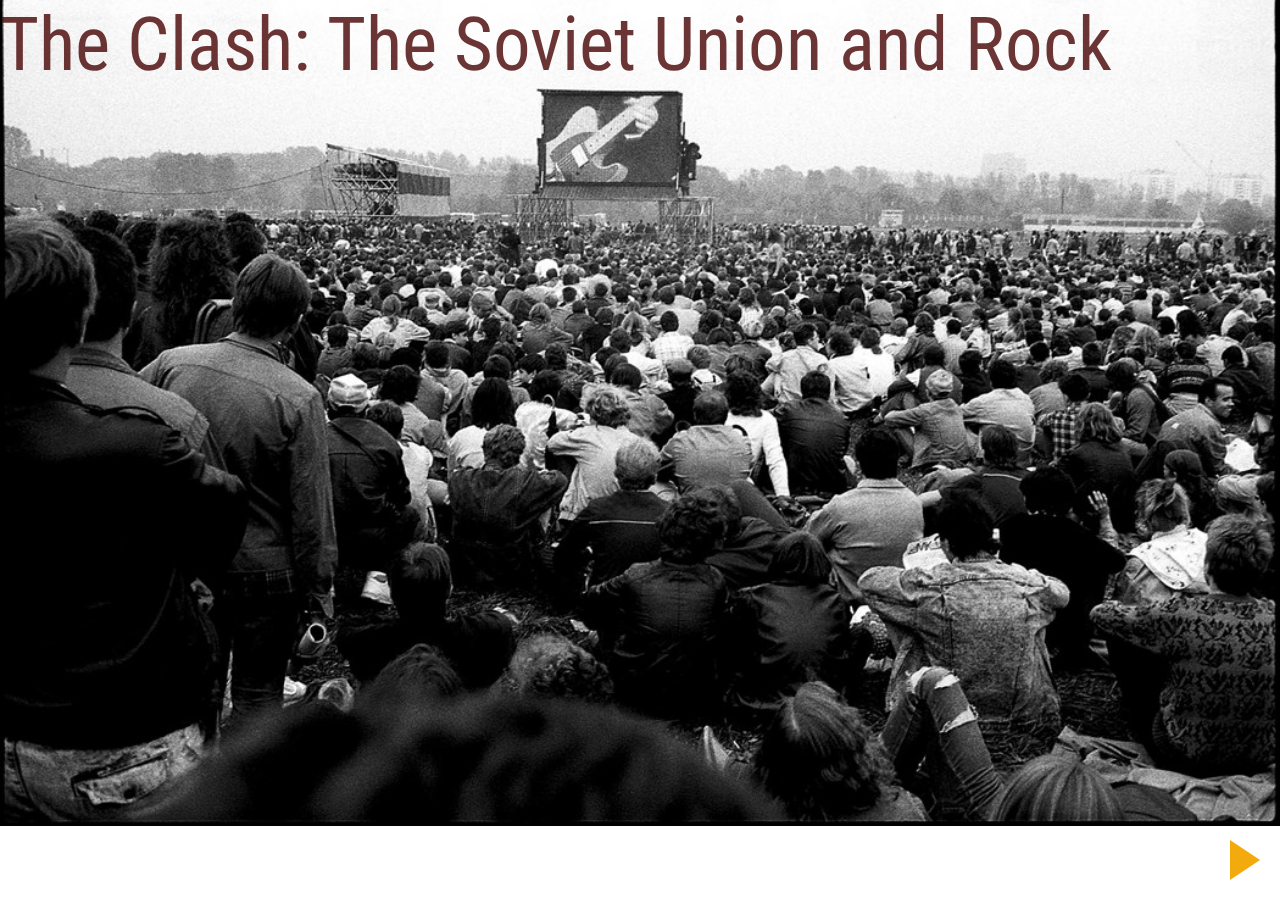
<file: index.html>
<!DOCTYPE html>
<html lang="en">
<head>
    <meta charset="UTF-8">
    <meta name="viewport" content="width=device-width, initial-scale=1.0">
    <title>The Clash: The Soviet Union and Rock</title>
    <link rel="stylesheet" href="styles.css">
    <link rel="preconnect" href="https://fonts.googleapis.com">
    <link rel="preconnect" href="https://fonts.gstatic.com" crossorigin>
    <link href="https://fonts.googleapis.com/css2?family=Roboto+Condensed:ital,wght@0,100..900;1,100..900&display=swap" rel="stylesheet">
    <script src="fadeNavigation.js"></script>

</head>
<body class="intro-screen">
    <div class="screen">
        <span class="header">The Clash: The Soviet Union and Rock</span>
            <a href="screen1.html">
                <img class="arrow-right">
            </a>
    </div>
</body>
</html>
</file>
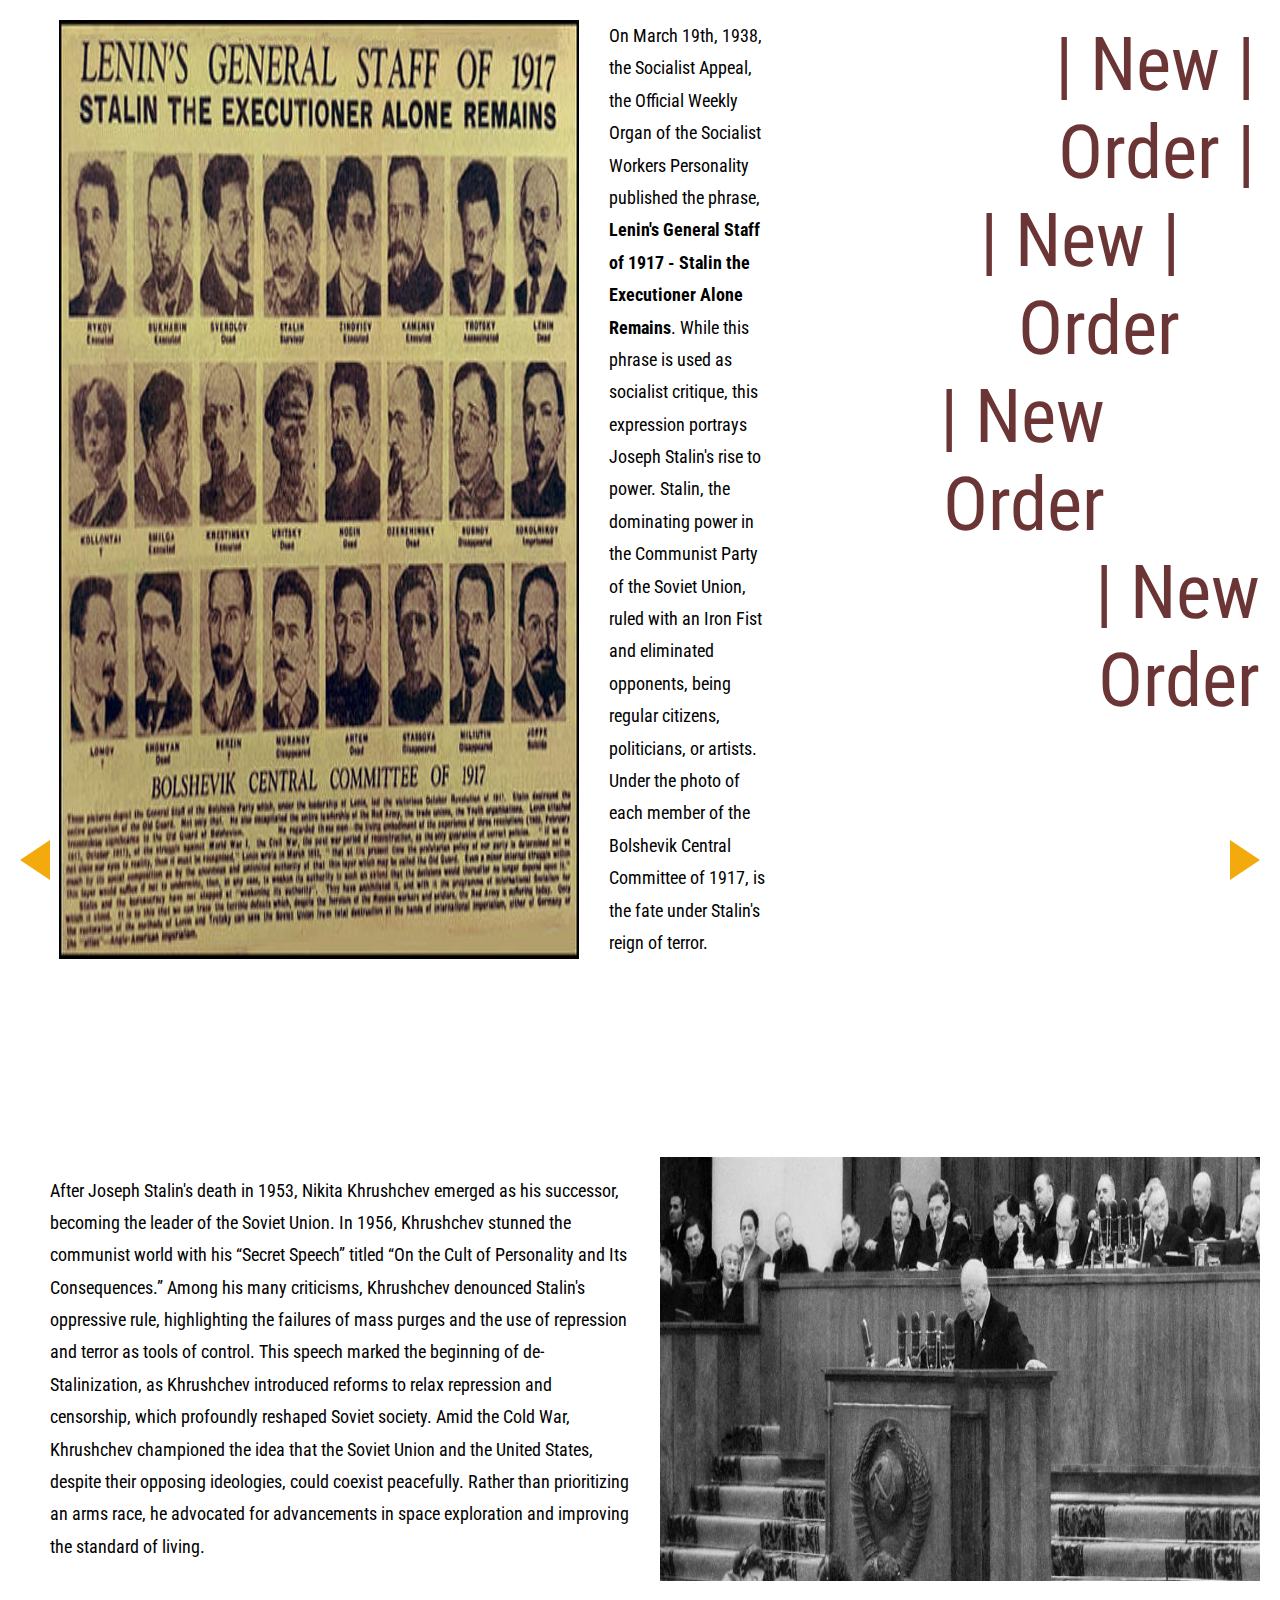
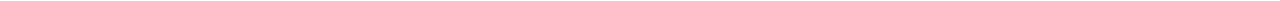
<file: screen1.html>
<!DOCTYPE html>
<html lang="en">
<head>
  <meta charset="UTF-8">
  <meta name="viewport" content="width=device-width, initial-scale=1.0">
  <title>New Order</title>

  <!-- External CSS -->
  <link rel="stylesheet" href="styles.css">

  <!-- Fonts -->
  <link rel="preconnect" href="https://fonts.googleapis.com">
  <link rel="preconnect" href="https://fonts.gstatic.com" crossorigin>
  <link href="https://fonts.googleapis.com/css2?family=Roboto+Condensed:wght@100..900&display=swap" rel="stylesheet">
  <script src="fadeNavigation.js"></script>

</head>
<body>
  <div class="combine">
    <!-- Content Section -->
    <div style="display: block;">
      <div style="display: flex; margin-bottom: 20%;"> 
        <img src="./images/stalin-victims.jpg" alt="Khrushchev Secret Speech" style="margin-left: 5%;">
        <div class="content-section">
            On March 19th, 1938, the Socialist Appeal, the Official Weekly Organ of the Socialist Workers Personality
            published the phrase, <b>Lenin's General Staff of 1917 - Stalin the Executioner Alone Remains</b>. While this phrase
            is used as socialist critique, this expression portrays Joseph Stalin's rise to power. Stalin, the dominating
            power in the Communist Party of the Soviet Union, ruled with an Iron Fist and eliminated opponents, being regular citizens, politicians, or artists.
            Under the photo of each member of the Bolshevik Central Committee of 1917, is the fate under Stalin's 
            reign of terror.
        </div>
      </div>
    </div>

    <!-- Additional Content -->
    <div class="container">
        <span class="alt-header" style="width: 325px;"> | New |  Order |</span>
        <span class="alt-header" style="width: 250px;">| New | Order</span>
        <span class="alt-header" style="width: 175px;">| New Order</span>
        <span class="alt-header" style="width: 330px;">| New Order</span>
    </div>
  </div>

  <div class="combine">
    <div style="display: flex;">
        <div class="content-section">
          <p>
            After Joseph Stalin's death in 1953, Nikita Khrushchev emerged as his successor, becoming the leader of the Soviet Union. In 1956, Khrushchev stunned the communist world with his “Secret Speech” titled “On the Cult of Personality and Its Consequences.” Among his many criticisms, Khrushchev denounced Stalin's oppressive rule, highlighting the failures of mass purges and the use of repression and terror as tools of control. This speech marked the beginning of de-Stalinization, as Khrushchev introduced reforms to relax repression and censorship, which profoundly reshaped Soviet society.
            Amid the Cold War, Khrushchev championed the idea that the Soviet Union and the United States, despite their opposing ideologies, could coexist peacefully. Rather than prioritizing an arms race, he advocated for advancements in space exploration and improving the standard of living.
          </p>
        </div>
        <img src="./images/khrushchev-secret-speech.jpg" alt="Khrushchev Secret Speech" style="width: 600px; height: auto;">
       </div>
  </div>

  <div class="footer">
    <a href="index.html">
        <div class="arrow-left"></div>
    </a>
    <a href="screen2.html" class="arrow right">
        <div class="arrow-right"></div>
    </a>
  </div>

</body>
</html>
</file>
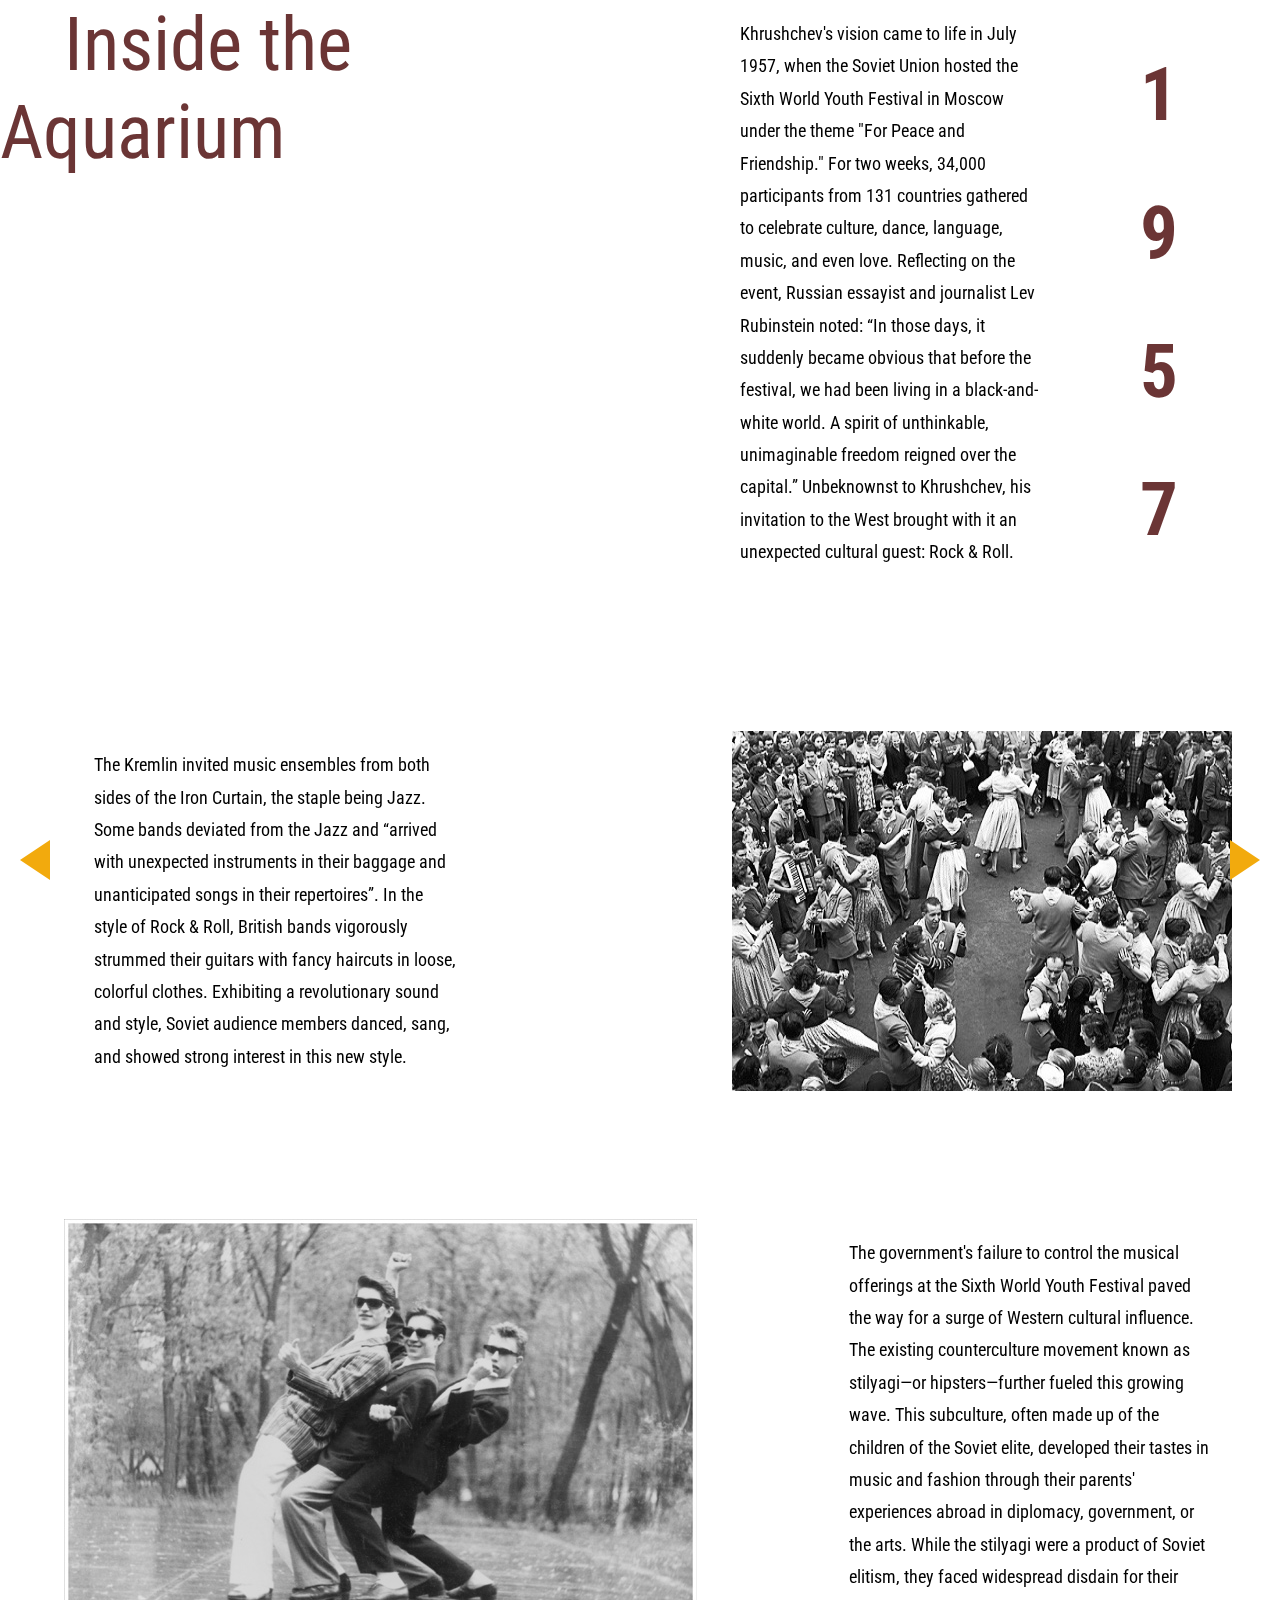
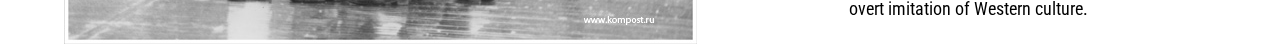
<file: screen2.html>
<!DOCTYPE html>
<html lang="en">
<head>
    <meta charset="UTF-8">
    <meta name="viewport" content="width=device-width, initial-scale=1.0">
    <title>Inside the Aqarium</title>
    <link rel="stylesheet" href="styles.css">
    <link rel="preconnect" href="https://fonts.googleapis.com">
    <link rel="preconnect" href="https://fonts.gstatic.com" crossorigin>
    <link href="https://fonts.googleapis.com/css2?family=Roboto+Condensed:ital,wght@0,100..900;1,100..900&display=swap" rel="stylesheet">
    <script src="fadeNavigation.js"></script>
</head>

<body>
    <div style="display: flex;">
        <div style="display: block; width: 50%;">
            <span class="header" style="margin-left: 10%; margin-top: 15%;">Inside the Aquarium</span>
            <iframe style="margin-left: 12.5%; margin-top: 5%;" width="530" height="315" src="https://www.youtube.com/embed/EhpYPhQm6h0?si=MApNmsg3TGwztHi6&amp;controls=0" title="YouTube video player" frameborder="0" allow="accelerometer; autoplay; clipboard-write; encrypted-media; gyroscope; picture-in-picture; web-share" referrerpolicy="strict-origin-when-cross-origin" allowfullscreen></iframe>
        </div>
        <div style="display: flex;">
            <div style="line-height: 1.8; font-size: 18px; margin-left: 100px; width: 300px;">
                <p>Khrushchev's vision came to life in July 1957, when the Soviet Union hosted the Sixth World Youth Festival in Moscow under
                     the theme "For Peace and Friendship." For two weeks, 34,000 participants from 131 countries gathered to celebrate culture,
                      dance, language, music, and even love. Reflecting on the event, Russian essayist and journalist Lev Rubinstein noted: 
                      “In those days, it suddenly became obvious that before the festival, we had been living in a black-and-white world. 
                      A spirit of unthinkable, unimaginable freedom reigned over the capital.” Unbeknownst to Khrushchev, his invitation to the West 
                      brought with it an unexpected cultural guest: Rock & Roll. 
            </div>
            <div style="display: block; margin-left: 100px;">
                <h1 style=" font-size: 75px; color: rgba(72, 5, 5, 0.809);">1</h1>
                <h1 style=" font-size: 75px; color: rgba(72, 5, 5, 0.809);">9</h1>
                <h1 style=" font-size: 75px; color: rgba(72, 5, 5, 0.809);">5</h1>
                <h1 style=" font-size: 75px; color: rgba(72, 5, 5, 0.809);">7</h1>
            </div>
        </div>
            
    </div>

    <div style="display: flex; gap: 20%; margin-left: 5%; margin-top: 10%;">
        <div class="content-section" style="width: 30%;">
            <p>The Kremlin invited music ensembles from both sides of the Iron Curtain, the staple being Jazz. Some bands deviated from the Jazz and 
                “arrived with unexpected instruments in their baggage and unanticipated songs in their repertoires”. In the style of Rock & Roll, British 
                bands vigorously strummed their guitars with fancy haircuts in loose, colorful clothes. Exhibiting a revolutionary sound and style, Soviet 
                audience members danced, sang, and showed strong interest in this new style.
            </p>
        </div>
        <img src="./images/dancing.jpg" alt="">    
    </div>




    <div style="display: flex; gap: 10%; margin-left: 5%; margin-top: 10%;">
        <img src="./images/stilyagi.jpg" alt="">
        <div class="content-section" style="width: 30%;">
            <p>
                The government's failure to control the musical offerings at the Sixth World Youth Festival paved the way for a surge of Western cultural influence.
                The existing counterculture movement known as stilyagi—or hipsters—further fueled this growing wave. This subculture, often made up of the children 
                of the Soviet elite, developed their tastes in music and fashion through their parents' experiences abroad in diplomacy, government, or the arts. 
                While the stilyagi were a product of Soviet elitism, they faced widespread disdain for their overt imitation of Western culture.
            </p>
        </div>
    </div>


    <div class="footer">
        <a href="screen1.html">
            <div class="arrow-left"></div>
        </a>
        <a href="screen3.html" class="arrow right">
            <div class="arrow-right"></div>
        </a>
      </div>
</body>
</html>
</file>
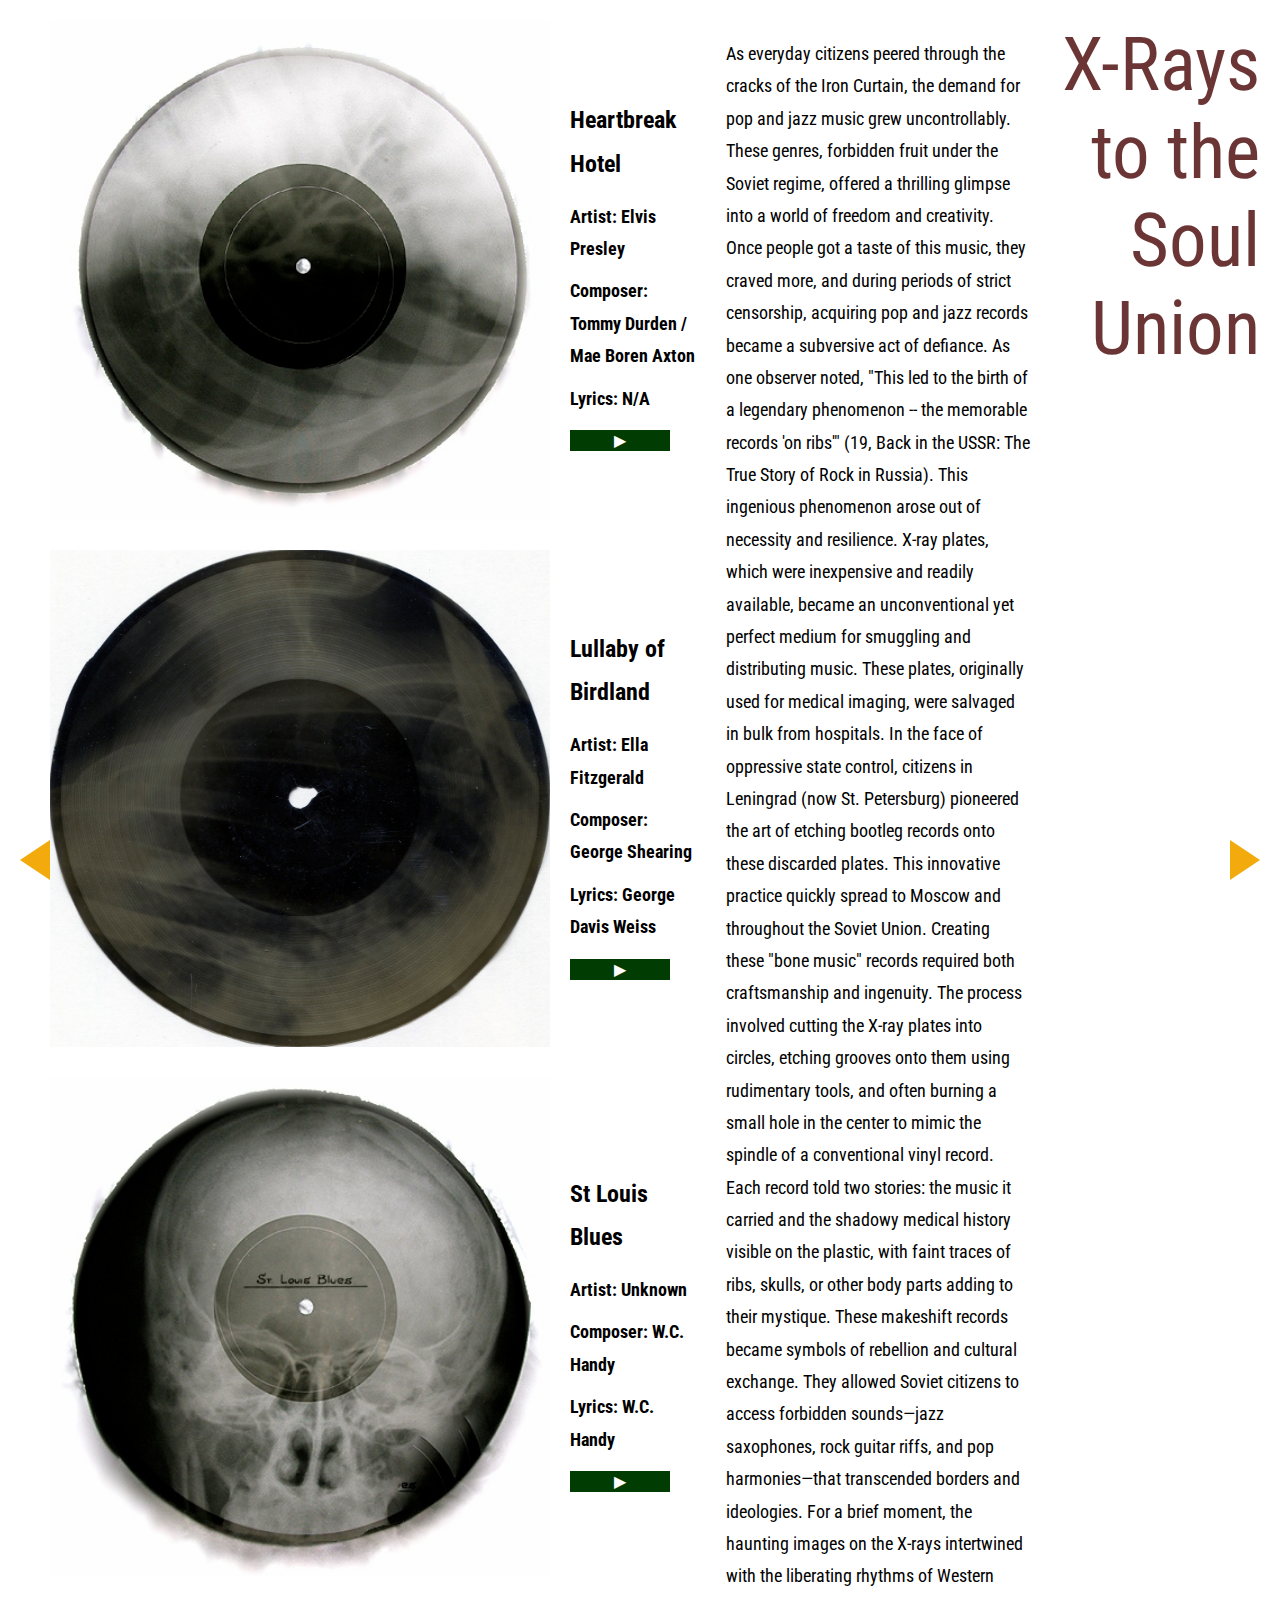
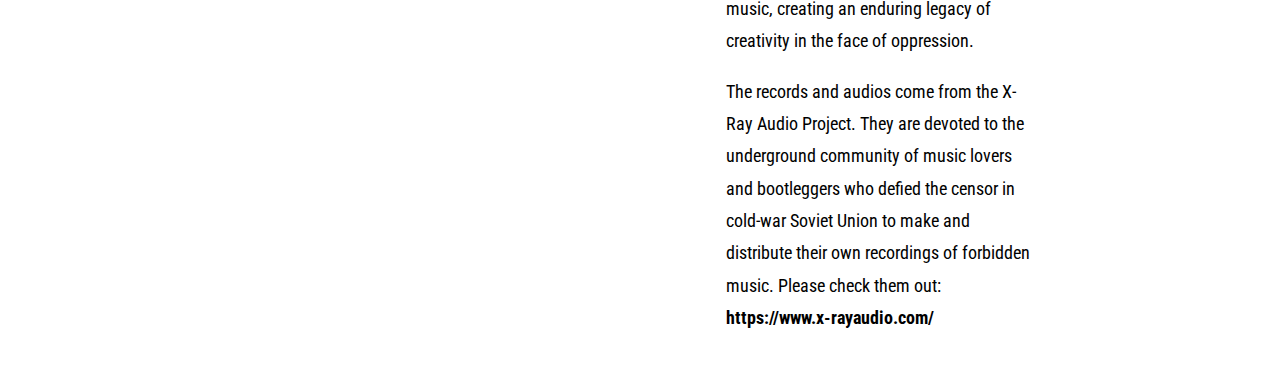
<file: screen3.html>
<!DOCTYPE html>
<html lang="en">
<head>
  <meta charset="UTF-8">
  <meta name="viewport" content="width=device-width, initial-scale=1.0">
  <title>X-ray to the Soul Union</title>

  <!-- External CSS -->
  <link rel="stylesheet" href="styles.css">

  <!-- Fonts -->
  <link rel="preconnect" href="https://fonts.googleapis.com">
  <link rel="preconnect" href="https://fonts.gstatic.com" crossorigin>
  <link href="https://fonts.googleapis.com/css2?family=Roboto+Condensed:wght@100..900&display=swap" rel="stylesheet">
  <script src="fadeNavigation.js"></script>
</head>
<body>

  <div class="combine">
    <!-- Content Section -->
    <div class="content-section">
      <!-- Song 1 -->
      <div class="song">
        <div>

        <img
          src="./images/x-ray/heart-break-hotel.jpeg"
          class="song-image"
          alt="Heartbreak Hotel"
        />
        </div>
        <div class="song-info">
          <h1>Heartbreak Hotel</h1>
          <h2>Artist: Elvis Presley</h2>
          <h2>Composer: Tommy Durden / Mae Boren Axton</h2>
          <h2>Lyrics: N/A</h2>
          <button class="play-button" onclick="togglePlay('heart-break-hotel', this)">
            ▶
          </button>
        </div>
      </div>

      <!-- Song 2 -->
      <div class="song">
        <div>
        <img
          src="./images/x-ray/lullaby-of-birdland.png"
          class="song-image"
          alt="Lullaby of Birdland"
        />
      </div>

        <div class="song-info">
          <h1>Lullaby of Birdland</h1>
          <h2>Artist: Ella Fitzgerald</h2>
          <h2>Composer: George Shearing</h2>
          <h2>Lyrics: George Davis Weiss</h2>
          <button class="play-button" onclick="togglePlay('lullaby-of-birdland', this)">
            ▶
          </button>
        </div>
      </div>

      <!-- Song 3 -->
      <div class="song">
        <div>

        <img
          src="./images/x-ray/st-louis-blues.jpeg"
          class="song-image"
          alt="St Louis Blues"
        />
        </div>
        <div class="song-info">
          <h1>St Louis Blues</h1>
          <h2>Artist: Unknown</h2>
          <h2>Composer: W.C. Handy</h2>
          <h2>Lyrics: W.C. Handy</h2>
          <button class="play-button" onclick="togglePlay('st-louis-blues', this)">
            ▶
          </button>
        </div>
      </div>
    </div>

    <div style="display: block; width: 400px;">
      <p style="line-height: 1.8; font-size: 18px; word-wrap: break-word;">
        As everyday citizens peered through the cracks of the Iron Curtain, the demand for pop and jazz music grew uncontrollably. These genres, forbidden fruit under the Soviet regime, offered a thrilling glimpse into a world of freedom and creativity. Once people got a taste of this music, they craved more, and during periods of strict censorship, acquiring pop and jazz records became a subversive act of defiance. As one observer noted, "This led to the birth of a legendary phenomenon -- the memorable records 'on ribs'" (19, Back in the USSR: The True Story of Rock in Russia). 
    
        This ingenious phenomenon arose out of necessity and resilience. X-ray plates, which were inexpensive and readily available, became an unconventional yet perfect medium for smuggling and distributing music. These plates, originally used for medical imaging, were salvaged in bulk from hospitals. In the face of oppressive state control, citizens in Leningrad (now St. Petersburg) pioneered the art of etching bootleg records onto these discarded plates. This innovative practice quickly spread to Moscow and throughout the Soviet Union. 
        
        Creating these "bone music" records required both craftsmanship and ingenuity. The process involved cutting the X-ray plates into circles, etching grooves onto them using rudimentary tools, and often burning a small hole in the center to mimic the spindle of a conventional vinyl record. Each record told two stories: the music it carried and the shadowy medical history visible on the plastic, with faint traces of ribs, skulls, or other body parts adding to their mystique.
        
        These makeshift records became symbols of rebellion and cultural exchange. They allowed Soviet citizens to access forbidden sounds—jazz saxophones, rock guitar riffs, and pop harmonies—that transcended borders and ideologies. For a brief moment, the haunting images on the X-rays intertwined with the liberating rhythms of Western music, creating an enduring legacy of creativity in the face of oppression.

      </p>
      <p style="line-height: 1.8; font-size: 18px; word-wrap: break-word;">
        The records and audios come from the X-Ray Audio Project. They are devoted to the underground community of music lovers and bootleggers who defied the censor in cold-war Soviet Union to make and distribute their own recordings of forbidden music. Please check them out:
        <b>https://www.x-rayaudio.com/</b>
      </p>
  
    </div>

    
    <span class="alt-header" style="width: 300px;">X-Rays to the Soul Union</span>

  </div>

  <div class="footer">
    <a href="screen2.html">
      <div class="arrow-left"></div>
    </a>
    <a href="screen4.html" class="arrow right">
      <div class="arrow-right"></div>
    </a>
  </div>

  <!-- Audio Elements (Hidden) -->
  <audio id="heart-break-hotel" src="./images/x-ray/heartbreak-hotel.mp3"></audio>
  <audio id="lullaby-of-birdland" src="./images/x-ray/lullaby-of-birdland.mp3"></audio>
  <audio id="st-louis-blues" src="./images/x-ray/st-louis-blues.mp3"></audio>

  <!-- JavaScript -->
  <script>
    let currentAudio = null;

    function togglePlay(audioId, button) {
      // Pause the currently playing audio if it's not the same as the clicked one
      if (currentAudio && currentAudio.id !== audioId) {
        currentAudio.pause();
        currentAudio.currentTime = 0;
        const previousButton = document.querySelector('.play-button.active');
        if (previousButton) previousButton.textContent = '▶';
      }

      // Get the selected audio element
      const audio = document.getElementById(audioId);

      if (audio === currentAudio && !audio.paused) {
        // Pause if the same audio is clicked again
        audio.pause();
        button.textContent = '▶'; // Reset button to play icon
        button.classList.remove('active');
        currentAudio = null;
      } else {
        // Play the selected audio
        audio.play();
        button.textContent = '⏸'; // Change button to pause icon
        button.classList.add('active');
        currentAudio = audio;
      }
    }
  </script>

</body>
</html>
</file>
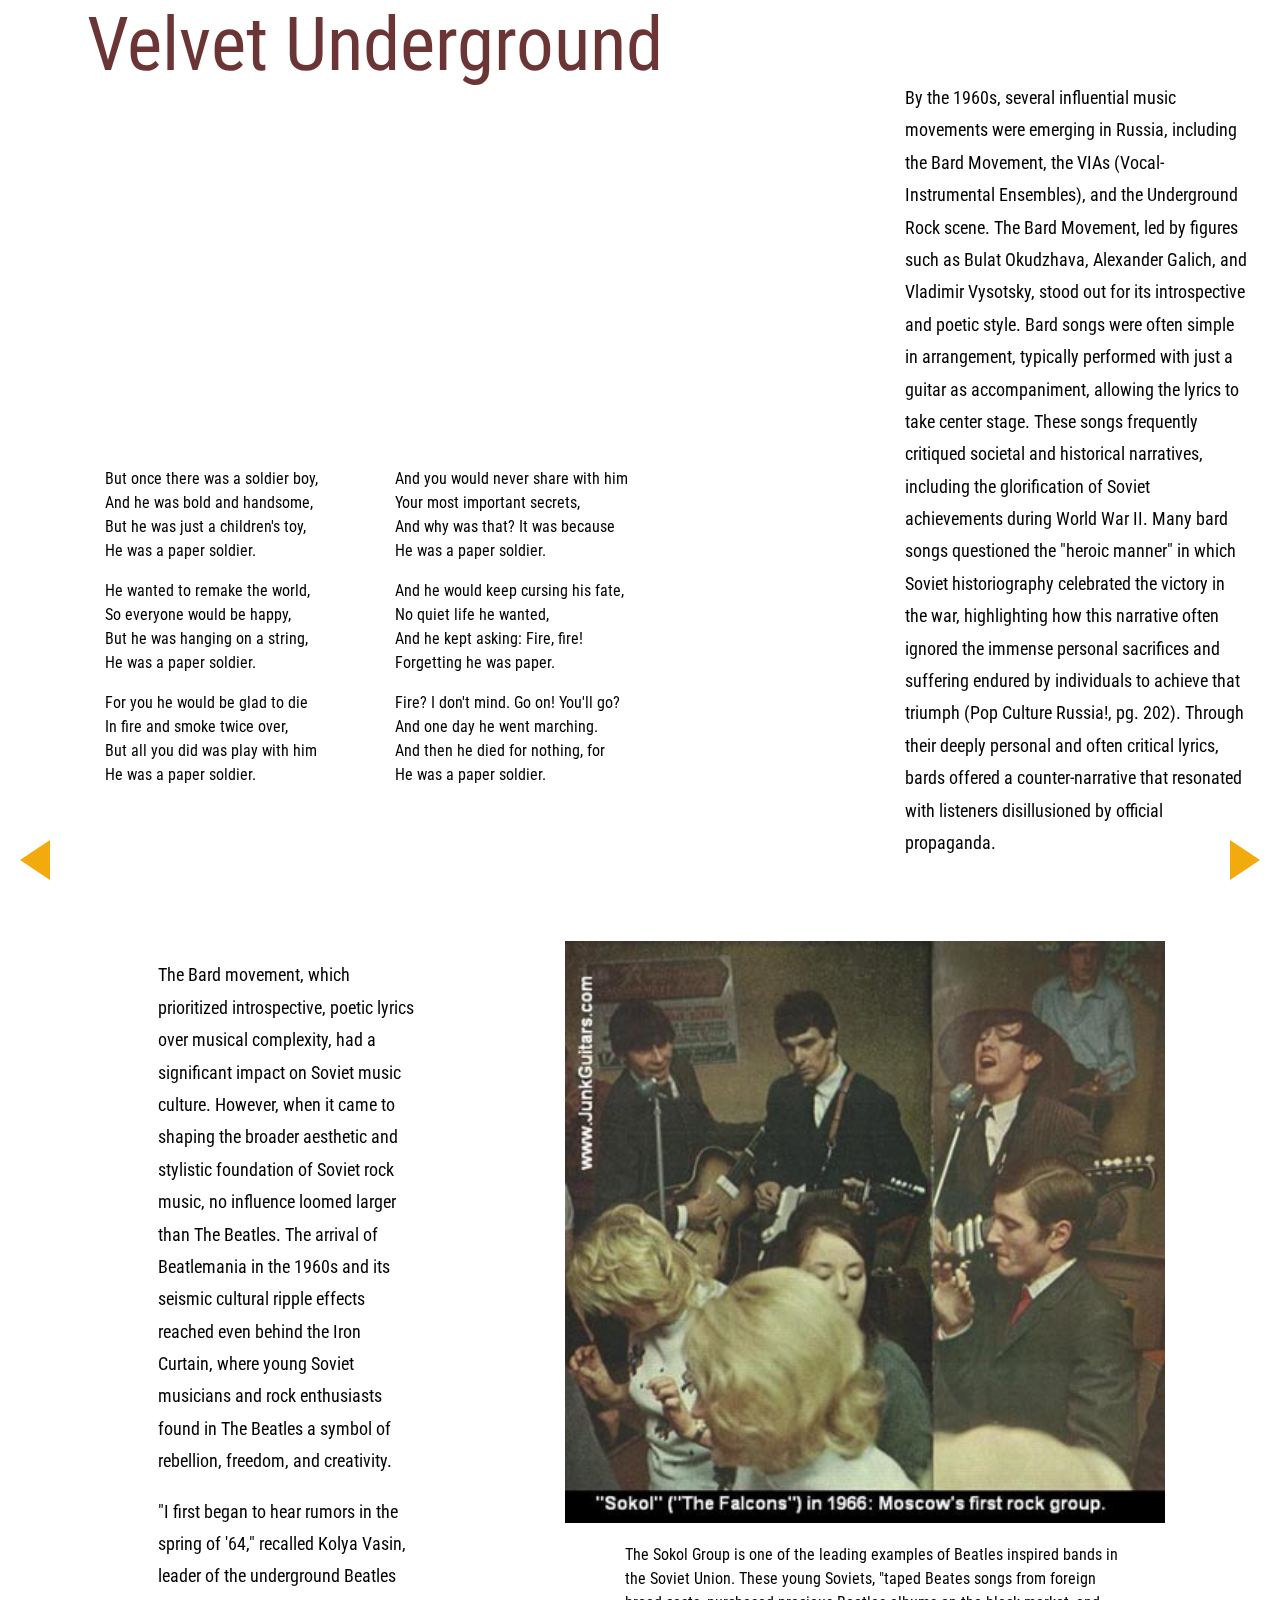
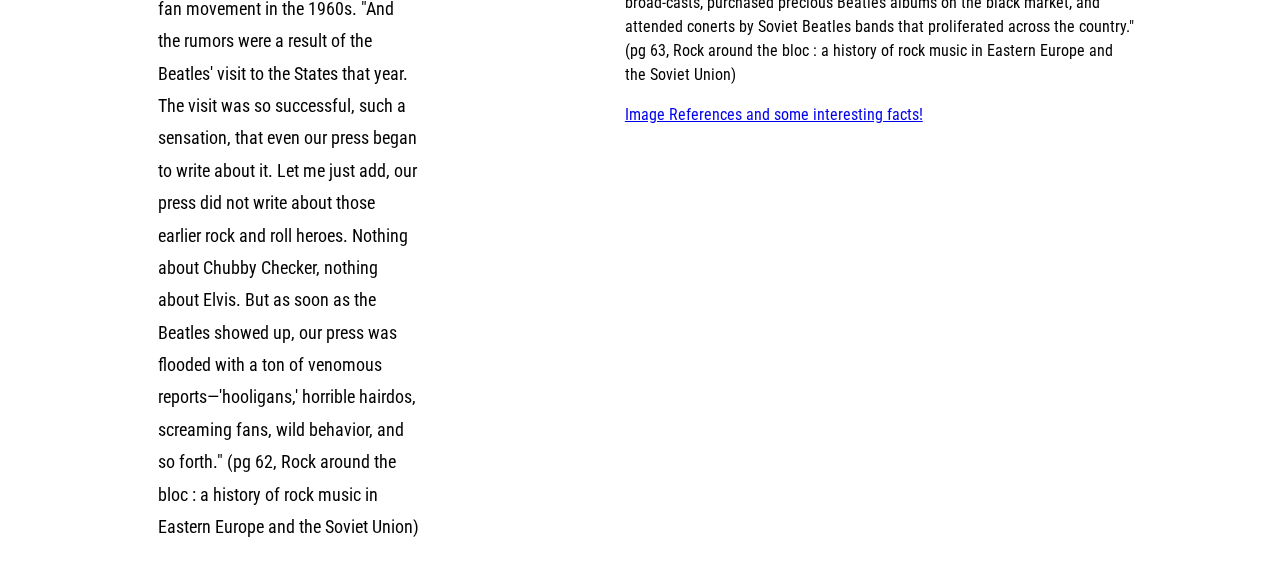
<file: screen4.html>
<!DOCTYPE html>
<html lang="en">
<head>
    <meta charset="UTF-8">
    <meta name="viewport" content="width=device-width, initial-scale=1.0">
    <title>Velvet Underground</title>
    <link rel="stylesheet" href="styles.css">
    <link rel="preconnect" href="https://fonts.googleapis.com">
    <link rel="preconnect" href="https://fonts.gstatic.com" crossorigin>
    <link href="https://fonts.googleapis.com/css2?family=Roboto+Condensed:ital,wght@0,100..900;1,100..900&display=swap" rel="stylesheet">
    <script src="fadeNavigation.js"></script>
</head>

<body>
    <div style="display: flex;">
        <div style="display: block; ">
            <span class="header" style="margin-left: 10%; margin-top: 15%;">Velvet Underground</span>
            <iframe 
            style="margin-left: 10%; margin-top: 5%;" 
            width="560" 
            height="315" 
            src="https://www.youtube.com/embed/cUO-quXA9Ts?si=udwnbtZ5t4ojuIZw" 
            title="YouTube video player" 
            frameborder="0" 
            allow="accelerometer; autoplay; clipboard-write; encrypted-media; gyroscope; picture-in-picture; web-share" 
            referrerpolicy="strict-origin-when-cross-origin" 
            allowfullscreen>
            </iframe>
            <div style="display: flex; margin-left: 12%;">
          <div style="font-size: 16px; line-height: 1.5; text-align: left;;">
            <p>
                But once there was a soldier boy,<br>
                And he was bold and handsome,<br>
                But he was just a children's toy,<br>
                He was a paper soldier.
            </p>
            <p>
                He wanted to remake the world,<br>
                So everyone would be happy,<br>
                But he was hanging on a string,<br>
                He was a paper soldier.
            </p>
            <p>
                For you he would be glad to die<br>
                In fire and smoke twice over,<br>
                But all you did was play with him<br>
                He was a paper soldier.
            </p>
          </div>
          <div style="margin-left:10% ; font-size: 16px; line-height: 1.5; text-align: left;">
            <p>
              And you would never share with him<br>
              Your most important secrets,<br>
              And why was that? It was because<br>
              He was a paper soldier.
          </p>
          <p>
              And he would keep cursing his fate,<br>
              No quiet life he wanted,<br>
              And he kept asking: Fire, fire!<br>
              Forgetting he was paper.
          </p>
          <p>
              Fire? I don't mind. Go on! You'll go?<br>
              And one day he went marching.<br>
              And then he died for nothing, for<br>
              He was a paper soldier.
          </p>
          </div>
            </div>
        </div>     
        
        <div class="content-section" style="width: 450px; margin-top: 5%;"> 
          <p>
        By the 1960s, several influential music movements were emerging in Russia, including the Bard Movement, the VIAs (Vocal-Instrumental Ensembles), and the Underground Rock scene. The Bard Movement, led by figures such as Bulat Okudzhava, Alexander Galich, and Vladimir Vysotsky, stood out for its introspective and poetic style. Bard songs were often simple in arrangement, typically performed with just a guitar as accompaniment, allowing the lyrics to take center stage.

        These songs frequently critiqued societal and historical narratives, including the glorification of Soviet achievements during World War II. Many bard songs questioned the "heroic manner" in which Soviet historiography celebrated the victory in the war, highlighting how this narrative often ignored the immense personal sacrifices and suffering endured by individuals to achieve that triumph (Pop Culture Russia!, pg. 202). Through their deeply personal and often critical lyrics, bards offered a counter-narrative that resonated with listeners disillusioned by official propaganda. 
        <p/>   
      </div>
    </div>
    <div style="display: flex; gap: 10%; margin-left: 10%; margin-top: 5%;">
      <div class="content-section" style="width: 500px;"> 
        <p>
          The Bard movement, which prioritized introspective, poetic lyrics over musical complexity, had a significant impact on Soviet music culture. 
          However, when it came to shaping the broader aesthetic and stylistic foundation of Soviet rock music, no influence loomed larger than The Beatles. 
          The arrival of Beatlemania in the 1960s and its seismic cultural ripple effects reached even behind the Iron Curtain, where young Soviet musicians 
          and rock enthusiasts found in The Beatles a symbol of rebellion, freedom, and creativity.
         </p>
         <p>
          "I first began to hear rumors in the spring of '64," recalled Kolya Vasin, leader of the underground Beatles fan movement in the 1960s.
          "And the rumors were a result of the Beatles' visit to the States that year. The visit was so successful, such a sensation, that even our 
          press began to write about it. Let me just add, our press did not write about those earlier rock and roll heroes. Nothing about Chubby Checker, 
          nothing about Elvis. But as soon as the Beatles showed up, our press was flooded with a ton of venomous reports—'hooligans,' horrible hairdos, screaming fans, wild behavior, and so forth." 
         (pg 62, Rock around the bloc : a history of rock music in Eastern Europe and the Soviet Union)
         </p>          
      </div>  
      <div>
        <img src="./images/sokol.jpg" style="width: 600px;" alt="Sokol Group">
        <div  style="width: 600px;">
          <div class="content-section" style="margin-left:10% ; font-size: 16px; line-height: 1.5; text-align: left;">
            <p>The Sokol Group is one of the leading examples of Beatles inspired bands in the Soviet Union. These young Soviets, "taped Beates songs from foreign broad-casts, purchased precious Beatles albums on the black market, and attended conerts by Soviet Beatles bands that proliferated across the country." (pg 63, Rock around the bloc : a history of rock music in Eastern Europe and the Soviet Union)</p>
            <a href="http://www.junkguitars.com/stories/sokol.html"> Image References and some interesting facts!</a>
          </div> 
        </div>
    </div>

    <div class="footer">
        <a href="screen3.html">
            <div class="arrow-left"></div>
        </a>
        <a href="screen5.html" class="arrow right">
            <div class="arrow-right"></div>
        </a>
      </div>    
</body>
</html>
</file>
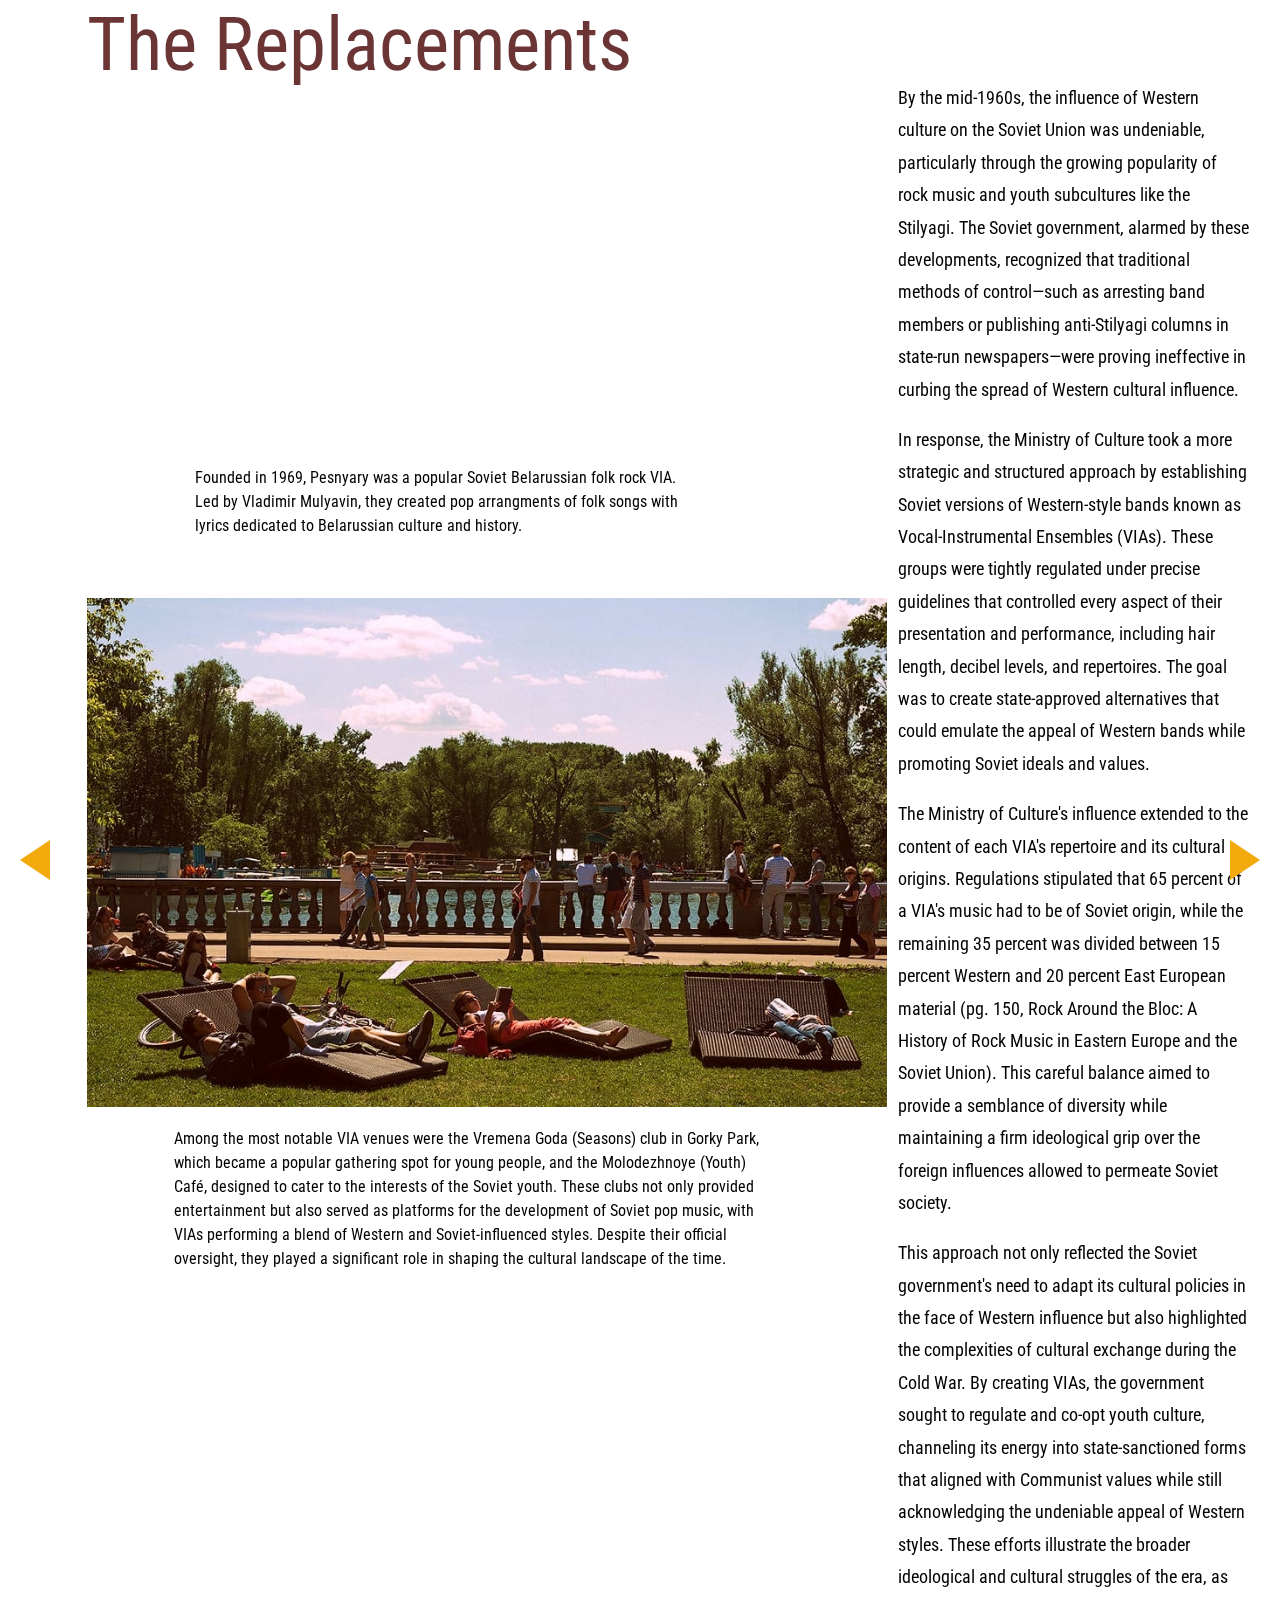
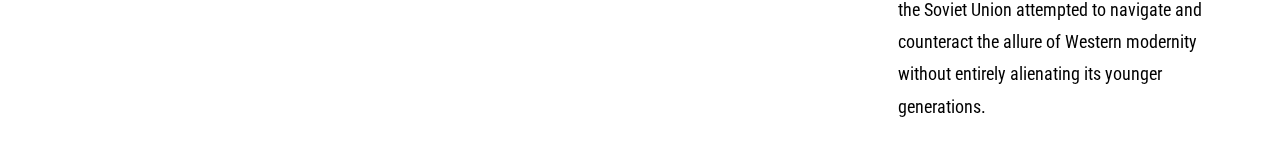
<file: screen5.html>
<!DOCTYPE html>
<html lang="en">
<head>
    <meta charset="UTF-8">
    <meta name="viewport" content="width=device-width, initial-scale=1.0">
    <title>The Replacements</title>
    <link rel="stylesheet" href="styles.css">
    <link rel="preconnect" href="https://fonts.googleapis.com">
    <link rel="preconnect" href="https://fonts.gstatic.com" crossorigin>
    <link href="https://fonts.googleapis.com/css2?family=Roboto+Condensed:ital,wght@0,100..900;1,100..900&display=swap" rel="stylesheet">
    <script src="fadeNavigation.js"></script>
</head>

<body>
    <div style="display: flex;">
        <div style="display: block; ">
            <span class="header" style="margin-left: 10%; margin-top: 15%;">The Replacements</span>
           
            <iframe 
            style="margin-left: 20%; margin-top: 5%;" 
            width="560" 
            height="315" 
             src="https://www.youtube.com/embed/-IXjLrUcXTE?si=XA-FbeT_wKqDjXBs" title="YouTube video player" frameborder="0" allow="accelerometer; autoplay; clipboard-write; encrypted-media; gyroscope; picture-in-picture; web-share" referrerpolicy="strict-origin-when-cross-origin" allowfullscreen></iframe>
        
              <div style="display: flex; gap: 10%; margin-left: 22.5%; font-size: 16px; line-height: 1.5; width: 500px; ">
                <p>Founded in 1969, Pesnyary was a popular Soviet Belarussian folk rock VIA. Led by Vladimir Mulyavin, they created pop arrangments of folk songs with lyrics dedicated to Belarussian culture and history.</p>
              </div>


              <img src="./images/Gorky-Park.jpg" alt="Gorky Park" style="width: 800px; margin-left: 10%; margin-top: 5%">
              <div style="display: flex; gap: 10%; margin-left: 20%; font-size: 16px; line-height: 1.5; width: 600px; ">
                <p>Among the most notable VIA venues were the Vremena Goda (Seasons) club in Gorky Park, which became a popular gathering spot for young people, and the Molodezhnoye (Youth) Café, designed to cater to the interests of the Soviet youth. These clubs not only provided entertainment but also served as platforms for the development of Soviet pop music, with VIAs performing a blend of Western and Soviet-influenced styles. Despite their official oversight, they played a significant role in shaping the cultural landscape of the time.</p>
              </div>
              

          </div>     
        
        <div class="content-section" style="width: 450px; margin-top: 5%;"> 
          <p>
            By the mid-1960s, the influence of Western culture on the Soviet Union was undeniable, particularly through the growing popularity of rock music and youth subcultures like the Stilyagi. The Soviet government, alarmed by these developments, recognized that traditional methods of control—such as arresting band members or publishing anti-Stilyagi columns in state-run newspapers—were proving ineffective in curbing the spread of Western cultural influence.
          </p>
          <p>
            In response, the Ministry of Culture took a more strategic and structured approach by establishing Soviet versions of Western-style bands known as Vocal-Instrumental Ensembles (VIAs). These groups were tightly regulated under precise guidelines that controlled every aspect of their presentation and performance, including hair length, decibel levels, and repertoires. The goal was to create state-approved alternatives that could emulate the appeal of Western bands while promoting Soviet ideals and values.
          </p>
          <p>
            The Ministry of Culture's influence extended to the content of each VIA's repertoire and its cultural origins. Regulations stipulated that 65 percent of a VIA's music had to be of Soviet origin, while the remaining 35 percent was divided between 15 percent Western and 20 percent East European material (pg. 150, Rock Around the Bloc: A History of Rock Music in Eastern Europe and the Soviet Union). This careful balance aimed to provide a semblance of diversity while maintaining a firm ideological grip over the foreign influences allowed to permeate Soviet society.
          </p>
          <p>
            This approach not only reflected the Soviet government's need to adapt its cultural policies in the face of Western influence but also highlighted the complexities of cultural exchange during the Cold War. By creating VIAs, the government sought to regulate and co-opt youth culture, channeling its energy into state-sanctioned forms that aligned with Communist values while still acknowledging the undeniable appeal of Western styles. These efforts illustrate the broader ideological and cultural struggles of the era, as the Soviet Union attempted to navigate and counteract the allure of Western modernity without entirely alienating its younger generations.  
          </p>

      </div>
    </div>

    <div class="footer">
        <a href="screen4.html">
            <div class="arrow-left"></div>
        </a>
        <a href="screen6.html" class="arrow right">
            <div class="arrow-right"></div>
        </a>
      </div>    
</body>
</html>
</file>
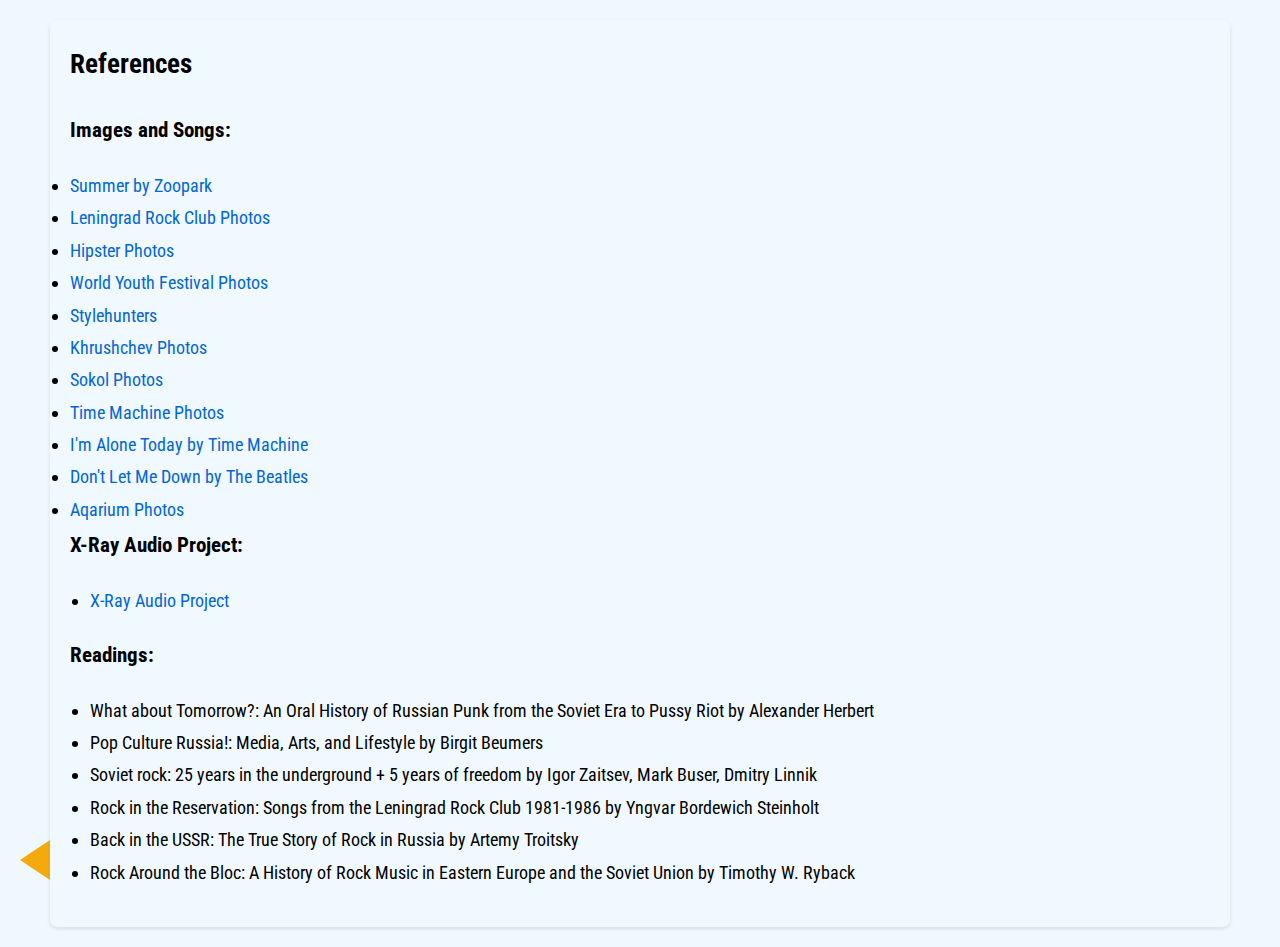
<file: screen8.html>
<!DOCTYPE html>
<html lang="en">
<head>
    <meta charset="UTF-8">
    <meta name="viewport" content="width=device-width, initial-scale=1.0">
    <title>References</title>
    <link href="https://fonts.googleapis.com/css2?family=Roboto+Condensed:ital,wght@0,400;1,400&display=swap" rel="stylesheet">
    <link rel="stylesheet" href="styles.css">
    <style>
        body {
            font-family: 'Roboto Condensed', sans-serif;
            background-color: #f0f8ff;
            margin: 0;
            padding: 20px;
            line-height: 1.6;
        }
        .content-section {
            background-color: rgba(240, 248, 255, 0.9);
            padding: 20px;
            border-radius: 8px;
            box-shadow: 0 2px 4px rgba(0, 0, 0, 0.1);
        }
        h2, h3 {
            margin-top: 0;
        }
        ul {
            padding-left: 20px;
        }
        a {
            color: #0366d6;
            text-decoration: none;
        }
        a:hover {
            text-decoration: underline;
        }
    </style>
</head>
<body>
    <div class="content-section">
        <h2>References</h2>

        <h3>Images and Songs:</h3>
     <li><a href="https://www.youtube.com/watch?v=WvMVaFWCcy0" target="_blank">Summer by Zoopark</a></li>
            <li><a href="https://www.npr.org/2021/08/14/1027689237/russias-iconic-leningrad-rock-club-celebrates-its-40th-anniversary" target="_blank">Leningrad Rock Club Photos</a></li>
            <li><a href="https://spartacus-educational.com/RUSpurge.htm" target="_blank">Hipster Photos</a></li>
            <li><a href="https://soviet-art.ru/6th-world-festival-of-youth-in-ussr/" target="_blank">World Youth Festival Photos</a></li>
            <li><a href="https://www.messynessychic.com/2015/05/25/the-stylehunters-of-soviet-russia/" target="_blank">Stylehunters</a></li>
            <li><a href="https://www.rferl.org/a/1065804.html" target="_blank">Khrushchev Photos</a></li>
            <li><a href="http://www.junkguitars.com/stories/sokol.html" target="_blank">Sokol Photos</a></li>
            <li><a href="https://russongs.tumblr.com/post/72665593490" target="_blank">Time Machine Photos</a></li>
            <li><a href="https://www.youtube.com/watch?v=LIMv_OjBf8c" target="_blank">I'm Alone Today by Time Machine</a></li>
            <li><a href="https://www.youtube.com/watch?v=EyHKuyGsu4U" target="_blank">Don't Let Me Down by The Beatles</a></li>
            <li><a href="https://www.psychedelicbabymag.com/2023/12/aquarium-interview-boris-grebenshchikov-music-is-shamanism.html" target="_blank">Aqarium Photos</a></li>
        </ul>

        <h3>X-Ray Audio Project:</h3>
        <ul>
            <li><a href="https://www.x-rayaudio.com/" target="_blank">X-Ray Audio Project</a></li>
        </ul>

        <h3>Readings:</h3>
        <ul>
            <li>What about Tomorrow?: An Oral History of Russian Punk from the Soviet Era to Pussy Riot by Alexander Herbert</li>
            <li>Pop Culture Russia!: Media, Arts, and Lifestyle by Birgit Beumers</li>
            <li>Soviet rock: 25 years in the underground + 5 years of freedom by Igor Zaitsev, Mark Buser, Dmitry Linnik</li>
            <li>Rock in the Reservation: Songs from the Leningrad Rock Club 1981-1986 by Yngvar Bordewich Steinholt</li>
            <li>Back in the USSR: The True Story of Rock in Russia by Artemy Troitsky</li>
            <li>Rock Around the Bloc: A History of Rock Music in Eastern Europe and the Soviet Union by Timothy W. Ryback</li>
    
        </ul>
        <div class="footer">
            <a href="screen7.html">
                <div class="arrow-left"></div>
            </a>
          </div>    
    </div>
</body>
</html>
</file>
<file: styles.css>
body {
    font-family: 'Roboto Condensed', sans-serif;
      margin: 0;
      opacity: 1;
      transition: opacity 0.5s ease-in-out;
}
    
body.fade-out {
  opacity: 0;
}


.intro-screen {
    height: 90vh; /* 90% of the viewport height */
    background-image: url('./images/intro-concert.jpg');
    background-size: cover;
    background-position: center;
    background-repeat: no-repeat;
}

.combine {
    display: flex;
    padding: 20px;
}
.container {
    display: flex;
    flex-direction: column;
    padding-left: 10%;
}

.alt-header {
    font-size: 75px;
    max-width: 700px; /* Limit the width */
    text-align: right; /* Align text to the right */
    word-wrap: break-word; /* Ensure text wraps if necessary */
    color: rgba(72, 5, 5, 0.809);
}

.header {
    font-size: 75px;
    word-wrap: break-word; /* Ensure text wraps if necessary */
    color: rgba(72, 5, 5, 0.809);
}


.content-section {
    margin-left: 30px;
    margin-right: 30px;
    line-height: 1.8;
    font-size: 18px;
}

.arrow-right {
    display: inline-block;
    width: 0;
    height: 0;
    border-top: 20px solid transparent;
    border-bottom: 20px solid transparent;
    border-left: 30px solid rgb(242, 170, 13);
    position: fixed; /* Fix the arrow to the viewport */
    right: 20px; /* Align 20px from the right */
    bottom: 20px; /* Position 20px from the bottom */
    cursor: pointer;
    transition: border-left-color 0.3s ease, transform 0.3s ease;
}

.arrow-right:hover {
    border-left-color: rgb(112, 19, 5); /* Highlight effect */
    transform: scale(1.1); /* Enlarge slightly on hover */
}

.arrow-right:active {
    border-left-color: rgb(112, 19, 5);
    transform: scale(0.95); /* Shrink slightly on active click */
}


.arrow-left {
    display: inline-block;
    width: 0;
    height: 0;
    border-top: 20px solid transparent;
    border-bottom: 20px solid transparent;
    border-right: 30px solid rgb(242, 170, 13); /* Changed to the right side */
    position: fixed; /* Fix the arrow to the viewport */
    left: 20px; /* Align 20px from the left */
    bottom: 20px; /* Position 20px from the bottom */
    cursor: pointer;
    transition: border-right-color 0.3s ease, transform 0.3s ease;
}

.arrow-left:hover {
    border-right-color: rgb(112, 19, 5); /* Highlight effect */
    transform: scale(1.1); /* Enlarge slightly on hover */
}

.arrow-left:active {
    border-right-color: rgb(112, 19, 5);
    transform: scale(0.95); /* Shrink slightly on active click */
}



/* Song Styling */
.song {
    display: flex;
    margin-bottom: 20px;
}

.song-image {
    width: 500px;
    height: auto;
    cursor: pointer;
    margin-right: 20px;
}

.song-info {
    display: flex;
    flex-direction: column;
    justify-content: center;
}

.song-info h1 {
    margin: 0 0 10px;
    font-size: 24px;
}

.song-info h2 {
    margin: 5px 0;
    font-size: 18px;
}


.play-button {
    width: 100px;
    background-color: #013d03;
    color: white;
    border: none;
    cursor: pointer;
    font-size: 16px;
    margin-top: 10px;
  }
  
  .play-button.active {
    background-color: rgb(112, 19, 5);
  }
  
  .play-button:hover {
    opacity: 0.9;
  }
</file>
